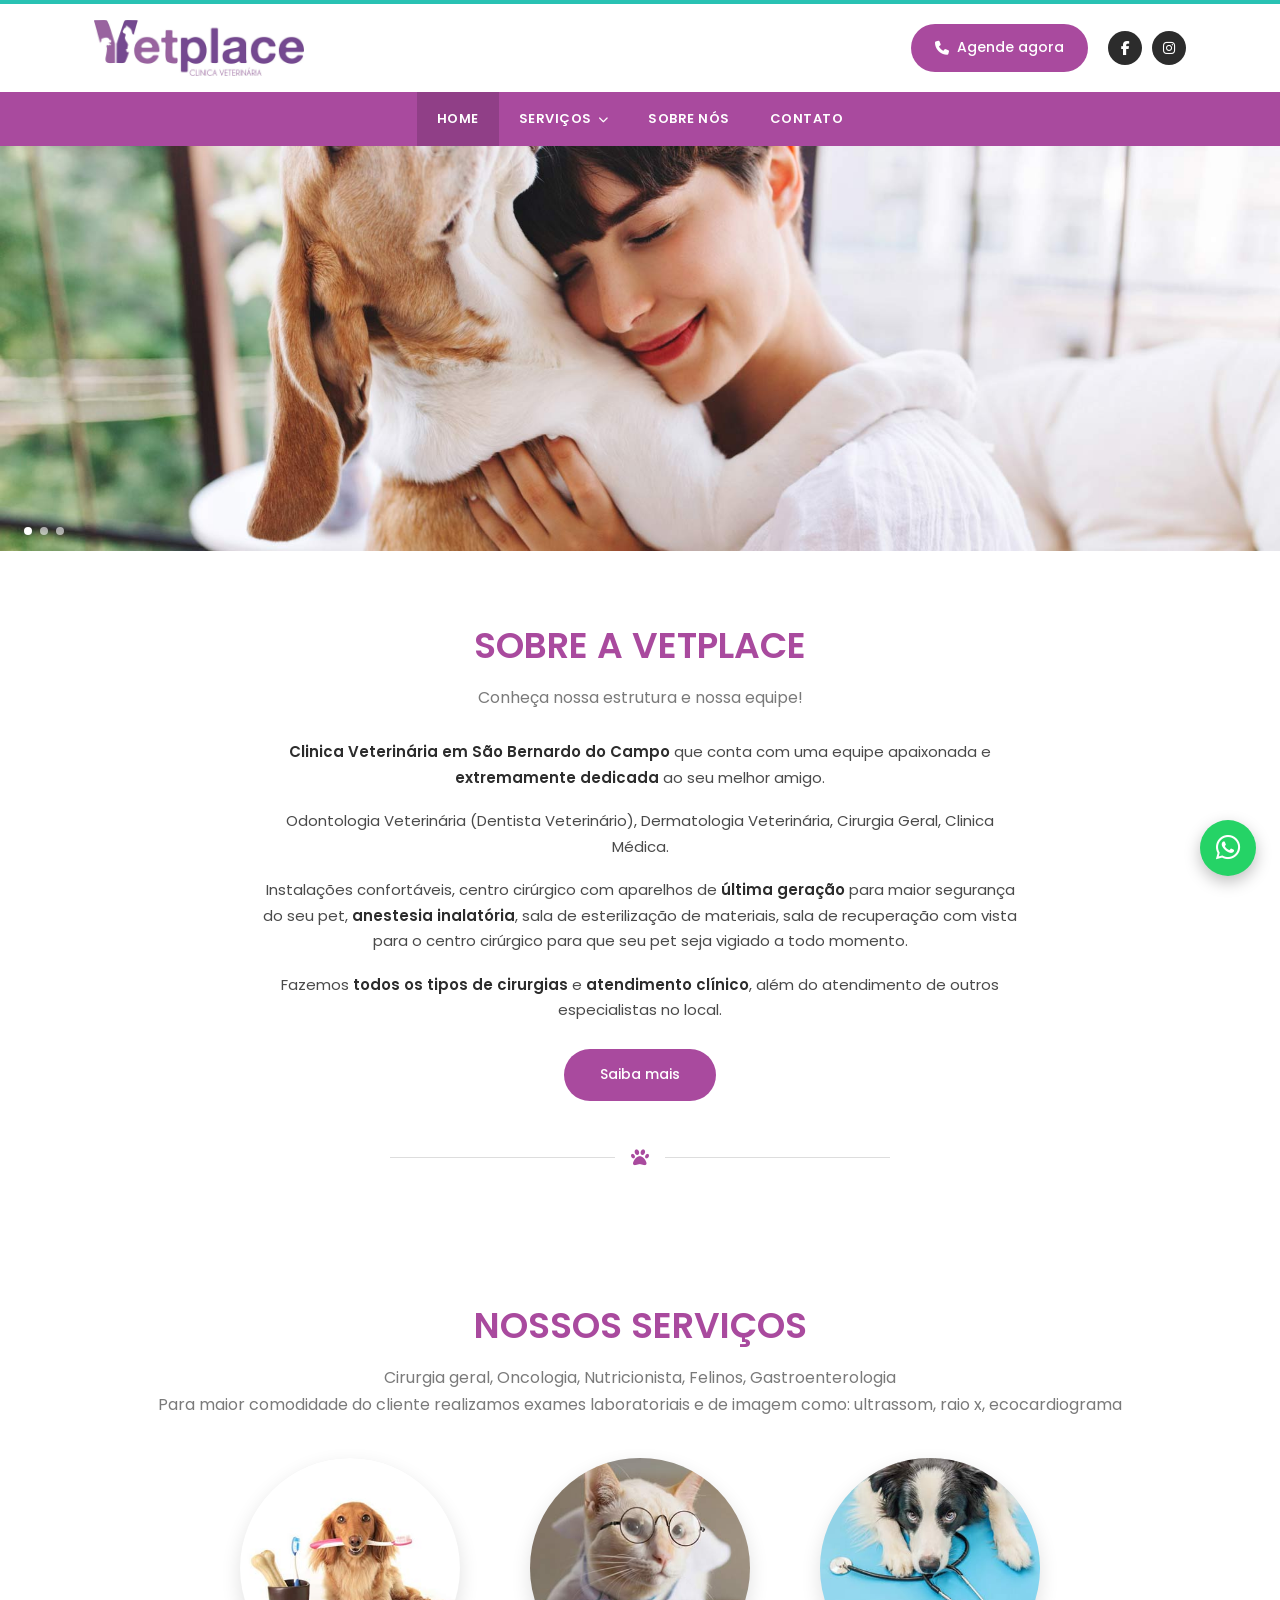
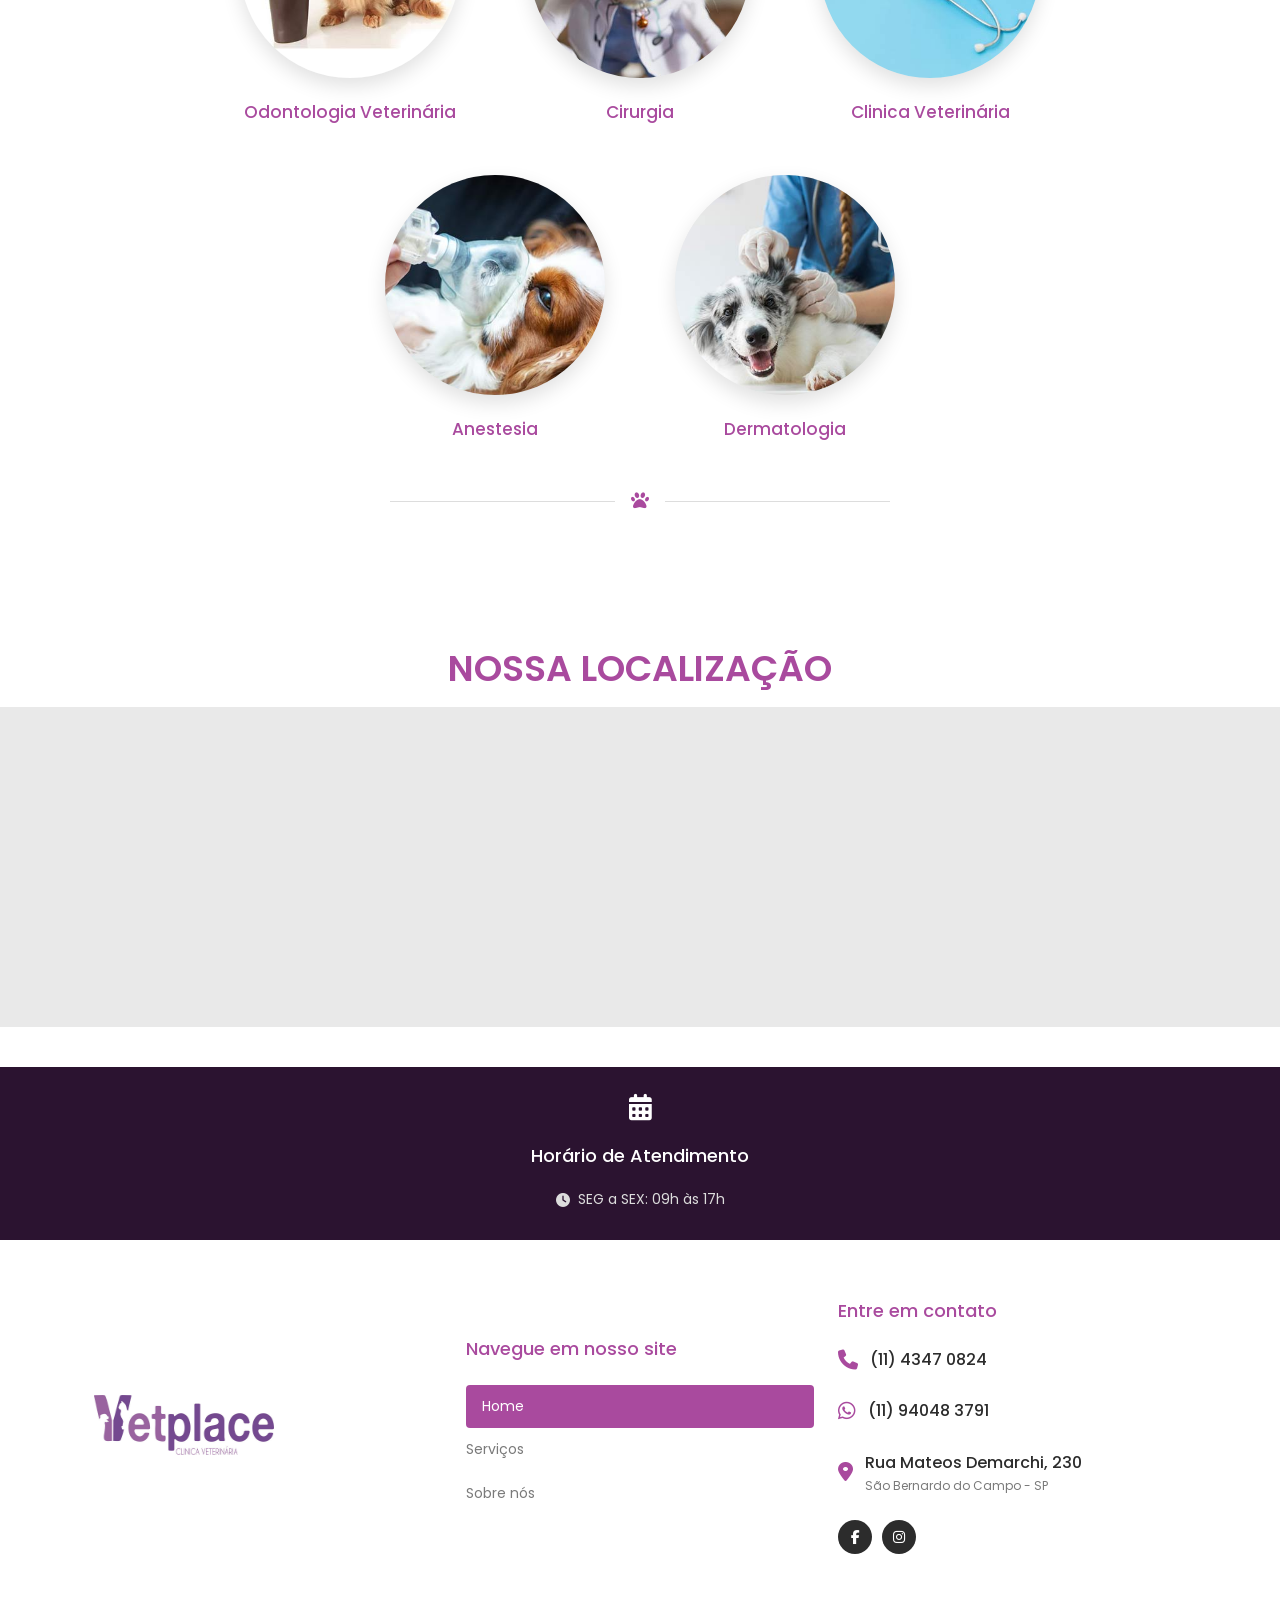
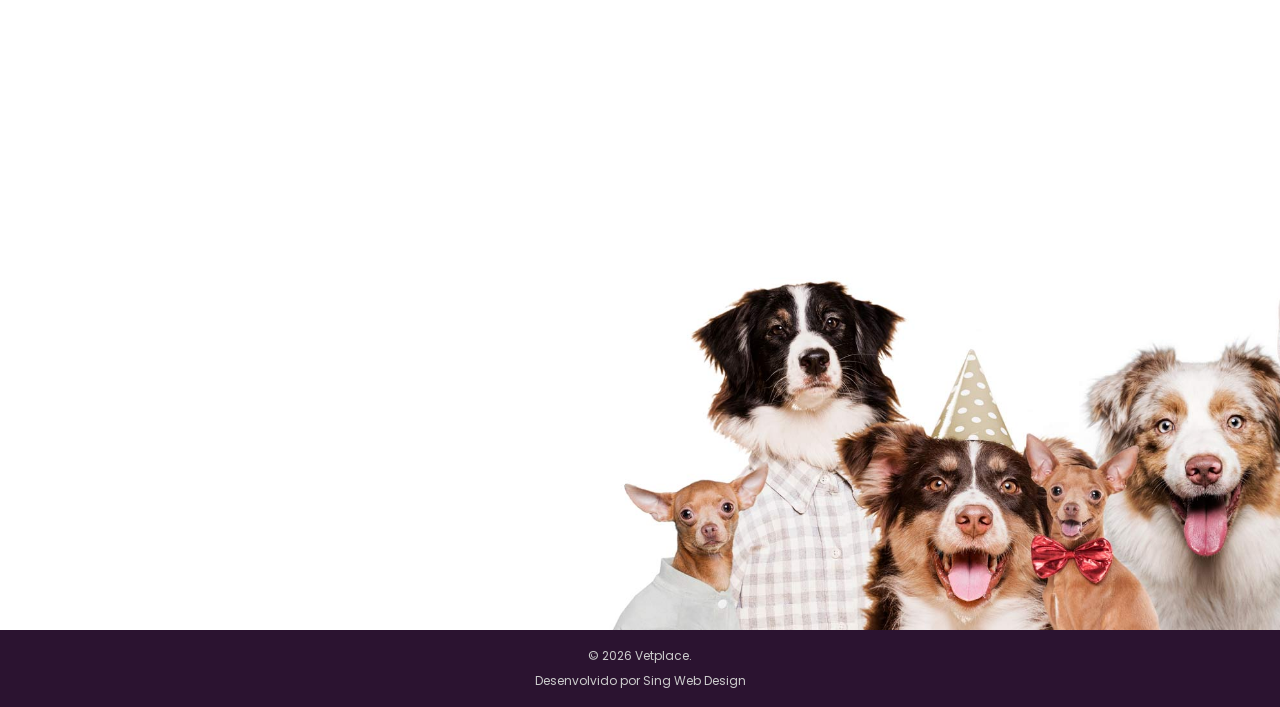
<file: index.html>
<!DOCTYPE html>
<html lang="pt-BR">
<head>
<meta charset="UTF-8">
<meta name="viewport" content="width=device-width, initial-scale=1.0">
<title>Home - Vetplace</title>
<meta name="description" content="Clinica Veterinária em São Bernardo do Campo. Dentista Veterinário, Dermatologia Veterinária, Cirurgia Veterinária, Anestesia. Instalações confortáveis, centro cirúrgico com aparelhos de última geração para maior segurança do seu pet, anestesia inalatória, sala de esterilização de materiais, sala de recuperação com vista para o centro cirúrgico para que seu pet seja vigiado a todo momento.">
<meta property="og:type" content="website">
<meta property="og:site_name" content="Vetplace">
<meta property="og:title" content="Home - Vetplace">
<meta property="og:description" content="Clinica Veterinária em São Bernardo do Campo. Dentista Veterinário, Dermatologia Veterinária, Cirurgia Veterinária, Anestesia. Instalações confortáveis, centro cirúrgico com aparelhos de última geração para maior segurança do seu pet, anestesia inalatória, sala de esterilização de materiais, sala de recuperação com vista para o centro cirúrgico para que seu pet seja vigiado a todo momento.">
<meta property="og:image" content="https://vetplacesbc.com.br/images/logo_2024.jpg">
<meta property="og:url" content="https://vetplacesbc.com.br/">
<link rel="canonical" href="https://vetplacesbc.com.br/">
<meta name="twitter:card" content="summary_large_image">
<meta name="twitter:title" content="Home - Vetplace">
<meta name="twitter:description" content="Clinica Veterinária em São Bernardo do Campo. Dentista Veterinário, Dermatologia Veterinária, Cirurgia Veterinária, Anestesia. Instalações confortáveis, centro cirúrgico com aparelhos de última geração para maior segurança do seu pet, anestesia inalatória, sala de esterilização de materiais, sala de recuperação com vista para o centro cirúrgico para que seu pet seja vigiado a todo momento.">
<meta name="twitter:image" content="https://vetplacesbc.com.br/images/logo_2024.jpg">
<link rel="preconnect" href="https://fonts.googleapis.com">
<link href="https://fonts.googleapis.com/css2?family=Poppins:wght@400;500;600;700&display=swap" rel="stylesheet">
<link rel="stylesheet" href="https://cdnjs.cloudflare.com/ajax/libs/font-awesome/6.5.1/css/all.min.css">
<link rel="icon" type="image/jpeg" href="images/icon.jpg">
<link rel="stylesheet" href="css/style.css">
</head>
<body>

<div class="top-bar"></div>

<!-- HEADER -->
<header class="site-header">
  <div class="container">
    <a href="index.html" class="logo-placeholder">
      <img src="images/logo_2024-1.jpg" alt="Vetplace SBC Clinica Veterinária , Hospital Veterinário , Pet Shop, Veterinária em São Bernardo" onerror="this.style.display='none'; this.nextElementSibling.style.display='block'">
      <span class="logo-text" style="display:none">Vetplace<span>CLÍNICA VETERINÁRIA</span></span>
    </a>
    <div class="header-actions">
      <a href="tel:01143470824" class="btn-cta"><i class="fa-solid fa-phone"></i> Agende agora</a>
      <div class="social-icons">
        <a href="https://www.facebook.com/vetplacesbc" target="_blank" aria-label="Facebook"><i class="fa-brands fa-facebook-f"></i></a>
        <a href="https://www.instagram.com/vetplacesbc" target="_blank" aria-label="Instagram"><i class="fa-brands fa-instagram"></i></a>
      </div>
      <button class="menu-toggle" id="menuToggle" aria-label="Abrir menu"><i class="fa-solid fa-bars"></i></button>
    </div>
  </div>
</header>

<!-- NAV DESKTOP -->
<nav class="main-nav">
  <div class="container">
    <ul>
      <li class="active"><a href="index.html">Home</a></li>
      <li class="has-dropdown">
        <a href="servicos.html">Serviços <i class="fa-solid fa-chevron-down" style="font-size:10px"></i></a>
        <ul class="dropdown-menu">
          <li><a href="servicos.html#odontologia">Odontologia Veterinária</a></li>
          <li><a href="servicos.html#cirurgia">Cirurgia</a></li>
          <li><a href="servicos.html#clinica">Clínica Veterinária</a></li>
          <li><a href="servicos.html#anestesia">Anestesia</a></li>
          <li><a href="servicos.html#dermatologia">Dermatologia</a></li>
        </ul>
      </li>
      <li><a href="sobre.html">Sobre nós</a></li>
      <li><a href="#contato">Contato</a></li>
    </ul>
  </div>
</nav>

<!-- NAV MOBILE (overlay) -->
<div class="mobile-nav-overlay" id="mobileNav">
  <div class="mobile-nav-close">
    <button id="mobileNavClose" aria-label="Fechar menu"><i class="fa-solid fa-xmark"></i></button>
  </div>
  <a href="index.html" class="current-page">Home</a>
  <button class="mobile-nav-toggle-item" id="mobileServicosToggle">Serviços <i class="fa-solid fa-chevron-down"></i></button>
  <div class="mobile-submenu" id="mobileServicosSubmenu">
    <a href="servicos.html#odontologia">Odontologia Veterinária</a>
    <a href="servicos.html#cirurgia">Cirurgia</a>
    <a href="servicos.html#clinica">Clínica Veterinária</a>
    <a href="servicos.html#anestesia">Anestesia</a>
    <a href="servicos.html#dermatologia">Dermatologia</a>
  </div>
  <a href="sobre.html">Sobre nós</a>
  <a href="#contato">Contato</a>
</div>

<!-- HERO -->
<section class="hero" id="hero">
  <div class="hero-track" id="heroTrack">
    <img src="images/home_banner_1.jpg" alt="Vetplace SBC Clinica Veterinária , Hospital Veterinário , Pet Shop, Veterinária em São Bernardo" onerror="this.style.background='#ddd'">
    <img src="images/home_banner_2.jpg" alt="Vetplace SBC Clinica Veterinária , Hospital Veterinário , Pet Shop, Veterinária em São Bernardo" onerror="this.style.background='#ddd'">
    <img src="images/home_banner_3.jpg" alt="Vetplace SBC Clinica Veterinária , Hospital Veterinário , Pet Shop, Veterinária em São Bernardo" onerror="this.style.background='#ddd'">
  </div>
  <div class="hero-dots">
    <span class="active"></span><span></span><span></span>
  </div>
</section>

<!-- SOBRE -->
<section class="section" id="sobre">
  <div class="container">
    <h2 class="section-title">Sobre a Vetplace</h2>
    <p class="section-subtitle">Conheça nossa estrutura e nossa equipe!</p>
    <div class="about-text">
      <p><strong>Clinica Veterinária em São Bernardo do Campo</strong> que conta com uma equipe apaixonada e <strong>extremamente dedicada</strong> ao seu melhor amigo.</p>
      <p>Odontologia Veterinária (Dentista Veterinário), Dermatologia Veterinária, Cirurgia Geral, Clinica Médica.</p>
      <p>Instalações confortáveis, centro cirúrgico com aparelhos de <strong>última geração</strong> para maior segurança do seu pet, <strong>anestesia inalatória</strong>, sala de esterilização de materiais, sala de recuperação com vista para o centro cirúrgico para que seu pet seja vigiado a todo momento.</p>
      <p>Fazemos <strong>todos os tipos de cirurgias</strong> e <strong>atendimento clínico</strong>, além do atendimento de outros especialistas no local.</p>
    </div>
    <a href="sobre.html" class="btn-pill">Saiba mais</a>
    <div class="divider"><i class="fa-solid fa-paw"></i></div>
  </div>
</section>

<!-- SERVICOS -->
<section class="section" id="servicos-home">
  <div class="container">
    <h2 class="section-title">Nossos Serviços</h2>
    <p class="section-subtitle">Cirurgia geral, Oncologia, Nutricionista, Felinos, Gastroenterologia<br>
    Para maior comodidade do cliente realizamos exames laboratoriais e de imagem como: ultrassom, raio x, ecocardiograma</p>

    <div class="services-grid">
      <div class="service-item">
        <a href="servicos.html#odontologia" class="service-circle">
          <img src="images/servico_dentista_veterinario.jpg" alt="Vetplace SBC Clinica Veterinária , Hospital Veterinário , Pet Shop, Veterinária em São Bernardo" onerror="this.parentElement.innerHTML='<div class=service-placeholder>Odontologia<br>(foto)</div>'">
        </a>
        <h3>Odontologia Veterinária</h3>
      </div>
      <div class="service-item">
        <a href="servicos.html#cirurgia" class="service-circle">
          <img src="images/servico_cirurgia.jpg" alt="Vetplace SBC Clinica Veterinária , Hospital Veterinário , Pet Shop, Veterinária em São Bernardo" onerror="this.parentElement.innerHTML='<div class=service-placeholder>Cirurgia<br>(foto)</div>'">
        </a>
        <h3>Cirurgia</h3>
      </div>
      <div class="service-item">
        <a href="servicos.html#clinica" class="service-circle">
          <img src="images/servico_clinica.jpg" alt="Vetplace SBC Clinica Veterinária , Hospital Veterinário , Pet Shop, Veterinária em São Bernardo" onerror="this.parentElement.innerHTML='<div class=service-placeholder>Clínica<br>(foto)</div>'">
        </a>
        <h3>Clinica Veterinária</h3>
      </div>
      <div class="service-item">
        <a href="servicos.html#anestesia" class="service-circle">
          <img src="images/servico_anestesia.jpg" alt="Vetplace SBC Clinica Veterinária , Hospital Veterinário , Pet Shop, Veterinária em São Bernardo" onerror="this.parentElement.innerHTML='<div class=service-placeholder>Anestesia<br>(foto)</div>'">
        </a>
        <h3>Anestesia</h3>
      </div>
      <div class="service-item">
        <a href="servicos.html#dermatologia" class="service-circle">
          <img src="images/servico_dermato.jpg" alt="Vetplace SBC Clinica Veterinária , Hospital Veterinário , Pet Shop, Veterinária em São Bernardo" onerror="this.parentElement.innerHTML='<div class=service-placeholder>Dermatologia<br>(foto)</div>'">
        </a>
        <h3>Dermatologia</h3>
      </div>
    </div>
    <div class="divider"><i class="fa-solid fa-paw"></i></div>
  </div>
</section>

<!-- LOCALIZACAO -->
<section class="section map-section">
  <div class="container">
    <h2 class="section-title">Nossa Localização</h2>
  </div>
  <div class="map-wrap">
    <iframe src="https://maps.google.com/maps?q=Rua%20Mateos%20Demarchi%2C%20230&t=m&z=15&output=embed&iwloc=near" loading="lazy" title="Mapa Vetplace SBC"></iframe>
  </div>
</section>

<!-- HORARIO -->
<div class="schedule-bar">
  <div class="container">
    <i class="fa-solid fa-calendar-alt"></i>
    <h4>Horário de Atendimento</h4>
    <div class="hours"><i class="fa-solid fa-clock"></i> SEG a SEX: 09h às 17h</div>
  </div>
</div>

<!-- FOOTER -->
<footer class="site-footer" id="contato">
  <div class="footer-top">
    <div class="container">
      <div class="footer-columns">
        <div class="footer-col footer-col-logo">
          <img src="images/logo_2024.jpg" alt="Vetplace SBC Clinica Veterinária , Hospital Veterinário , Pet Shop, Veterinária em São Bernardo" style="max-width:180px" onerror="this.style.display='none'">
        </div>
        <div class="footer-col">
          <h4>Navegue em nosso site</h4>
          <ul class="footer-nav">
            <li class="active"><a href="index.html">Home</a></li>
            <li><a href="servicos.html">Serviços</a></li>
            <li><a href="sobre.html">Sobre nós</a></li>
          </ul>
        </div>
        <div class="footer-col">
          <h4>Entre em contato</h4>
          <div class="footer-contact-item">
            <a href="tel:01143470824" class="contact-link">
              <i class="fa-solid fa-phone"></i>
              <span class="main-line">(11) 4347 0824</span>
            </a>
          </div>
          <div class="footer-contact-item">
            <a href="https://api.whatsapp.com/send?phone=5511940483791&text=Ol%C3%A1%2C%20estou%20no%20site%20e%20gostaria%20de%20mais%20informa%C3%A7%C3%B5es." target="_blank" class="contact-link">
              <i class="fa-brands fa-whatsapp"></i>
              <span class="main-line">(11) 94048 3791</span>
            </a>
          </div>
          <div class="footer-contact-item">
            <a href="https://www.google.com/maps/dir//Rua+Mateos+Demarchi,+230" target="_blank" class="contact-link">
              <i class="fa-solid fa-location-dot"></i>
              <div>
                <span class="main-line">Rua Mateos Demarchi, 230</span>
                <div class="sub-line">São Bernardo do Campo - SP</div>
              </div>
            </a>
          </div>
          <div class="footer-social">
            <a href="https://www.facebook.com/vetplacesbc" target="_blank" aria-label="Facebook"><i class="fa-brands fa-facebook-f"></i></a>
            <a href="https://www.instagram.com/vetplacesbc" target="_blank" aria-label="Instagram"><i class="fa-brands fa-instagram"></i></a>
          </div>
        </div>
      </div>
    </div>
  </div>

  <div class="footer-bg-photo" style="background-image:url('images/footer_dogs.jpg')"></div>

  <div class="footer-bottom">
    <div class="container">
      <span>© 2026 Vetplace.</span>
      <span>Desenvolvido por <a href="https://www.singwebdesign.com.br" target="_blank">Sing Web Design</a></span>
    </div>
  </div>
</footer>

<a href="https://api.whatsapp.com/send?phone=5511940483791&text=Ol%C3%A1%2C%20estou%20no%20site%20e%20gostaria%20de%20mais%20informa%C3%A7%C3%B5es." target="_blank" class="whatsapp-float" aria-label="WhatsApp">
  <i class="fa-brands fa-whatsapp"></i>
</a>

<script src="js/main.js"></script>
</body>
</html>
</file>
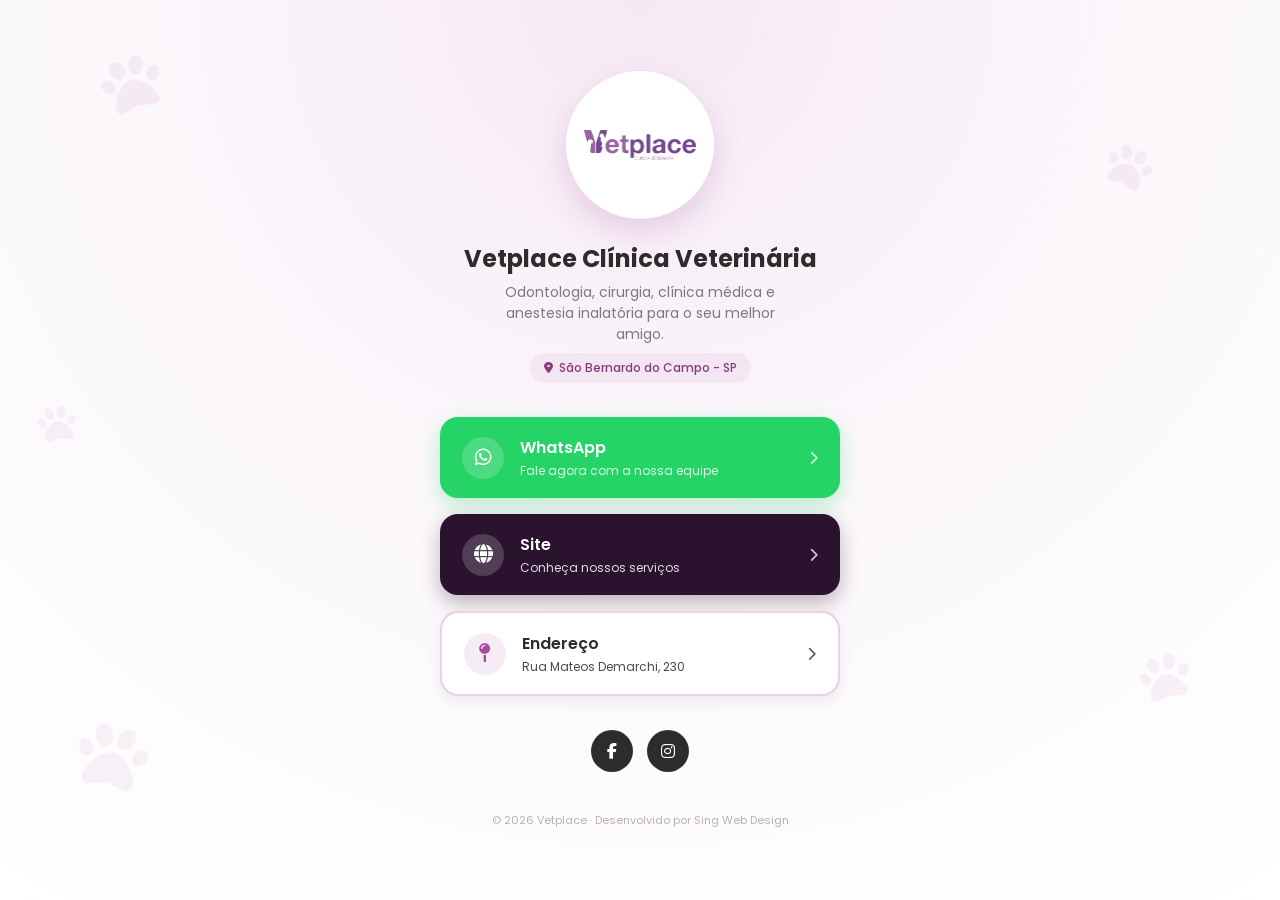
<file: links-vetplace.html>
<!DOCTYPE html>
<html lang="pt-BR">
<head>
<meta charset="UTF-8">
<meta name="viewport" content="width=device-width, initial-scale=1.0, viewport-fit=cover">
<title>Links Vetplace | Vetplace SBC</title>
<meta name="robots" content="noindex, nofollow">
<meta name="description" content="Clinica Veterinária em São Bernardo do Campo. Dentista Veterinário, Dermatologia Veterinária, Cirurgia Veterinária, Anestesia. Instalações confortáveis, centro cirúrgico com aparelhos de última geração para maior segurança do seu pet, anestesia inalatória, sala de esterilização de materiais, sala de recuperação com vista para o centro cirúrgico para que seu pet seja vigiado a todo momento.">
<meta property="og:type" content="website">
<meta property="og:site_name" content="Vetplace SBC">
<meta property="og:title" content="Links Vetplace | Vetplace SBC">
<meta property="og:image" content="https://vetplacesbc.com.br/images/logo_2024-1.jpg">
<meta property="og:url" content="https://vetplacesbc.com.br/links-vetplace/">
<meta name="twitter:card" content="summary_large_image">
<link rel="icon" type="image/jpeg" href="images/icon.jpg">
<link rel="preconnect" href="https://fonts.googleapis.com">
<link href="https://fonts.googleapis.com/css2?family=Poppins:wght@400;500;600;700;800&display=swap" rel="stylesheet">
<link rel="stylesheet" href="https://cdnjs.cloudflare.com/ajax/libs/font-awesome/6.5.1/css/all.min.css">
<style>
  :root {
    --purple: #A94A9E;
    --purple-dark: #8A3B80;
    --purple-darker: #2B1330;
    --teal: #29C2B3;
    --whatsapp: #25D366;
    --white: #FFFFFF;
    --text-light: #7A7A7A;
  }

  * { margin: 0; padding: 0; box-sizing: border-box; }

  body {
    font-family: 'Poppins', sans-serif;
    min-height: 100vh;
    background: radial-gradient(circle at 50% 0%, #F6E9F4 0%, #FBF7FB 45%, #FFFFFF 100%);
    display: flex;
    align-items: center;
    justify-content: center;
    padding: 48px 20px;
    position: relative;
    overflow-x: hidden;
  }

  /* Scattered decorative paw prints, echoing the site's divider motif */
  .paw {
    position: fixed;
    color: var(--purple);
    opacity: 0.07;
    font-size: 46px;
    pointer-events: none;
    z-index: 0;
  }
  .paw-1 { top: 6%;  left: 8%;  transform: rotate(-18deg); font-size: 60px; }
  .paw-2 { top: 16%; right: 10%; transform: rotate(22deg); }
  .paw-3 { bottom: 12%; left: 6%; transform: rotate(12deg); font-size: 70px; }
  .paw-4 { bottom: 22%; right: 7%; transform: rotate(-15deg); font-size: 50px; }
  .paw-5 { top: 45%; left: 3%; transform: rotate(-8deg); font-size: 38px; }

  .card {
    position: relative;
    z-index: 1;
    width: 100%;
    max-width: 400px;
    display: flex;
    flex-direction: column;
    align-items: center;
    text-align: center;
  }

  .avatar {
    width: 128px;
    height: 128px;
    border-radius: 50%;
    background: var(--white);
    box-shadow: 0 12px 30px rgba(169, 74, 158, 0.22);
    display: flex;
    align-items: center;
    justify-content: center;
    padding: 18px;
    margin-bottom: 22px;
  }

  .avatar img {
    max-width: 100%;
    max-height: 100%;
    object-fit: contain;
  }

  h1 {
    font-size: 22px;
    font-weight: 700;
    color: #2c2c2c;
    margin-bottom: 6px;
  }

  .subtitle {
    font-size: 14px;
    color: var(--text-light);
    margin-bottom: 8px;
    max-width: 300px;
    line-height: 1.5;
  }

  .location-tag {
    display: inline-flex;
    align-items: center;
    gap: 6px;
    font-size: 12px;
    font-weight: 500;
    color: var(--purple-dark);
    background: rgba(169, 74, 158, 0.08);
    padding: 6px 14px;
    border-radius: 999px;
    margin-bottom: 34px;
  }

  .links {
    width: 100%;
    display: flex;
    flex-direction: column;
    gap: 16px;
  }

  .link-btn {
    display: flex;
    align-items: center;
    gap: 16px;
    width: 100%;
    padding: 18px 22px;
    border-radius: 18px;
    text-decoration: none;
    font-size: 16px;
    font-weight: 600;
    color: var(--white);
    background: var(--purple);
    box-shadow: 0 8px 20px rgba(169, 74, 158, 0.28);
    transition: transform 0.2s ease, box-shadow 0.2s ease, background 0.2s ease;
    position: relative;
    overflow: hidden;
  }

  .link-btn:hover {
    transform: translateY(-3px);
    box-shadow: 0 14px 28px rgba(169, 74, 158, 0.36);
  }

  .link-btn:active { transform: translateY(-1px); }

  .link-icon {
    width: 42px;
    height: 42px;
    border-radius: 50%;
    background: rgba(255,255,255,0.18);
    display: flex;
    align-items: center;
    justify-content: center;
    font-size: 19px;
    flex-shrink: 0;
  }

  .link-label {
    flex: 1;
    text-align: left;
  }

  .link-sub {
    display: block;
    font-size: 12px;
    font-weight: 400;
    opacity: 0.85;
    margin-top: 2px;
  }

  .link-arrow {
    font-size: 14px;
    opacity: 0.75;
    transition: transform 0.2s ease;
  }

  .link-btn:hover .link-arrow { transform: translateX(3px); }

  .link-btn.whatsapp { background: var(--whatsapp); box-shadow: 0 8px 20px rgba(37, 211, 102, 0.3); }
  .link-btn.whatsapp:hover { box-shadow: 0 14px 28px rgba(37, 211, 102, 0.4); }

  .link-btn.site { background: var(--purple-darker); box-shadow: 0 8px 20px rgba(43, 19, 48, 0.3); }
  .link-btn.site:hover { box-shadow: 0 14px 28px rgba(43, 19, 48, 0.38); }

  .link-btn.address { background: var(--white); color: #2c2c2c; border: 2px solid rgba(169, 74, 158, 0.25); box-shadow: 0 6px 16px rgba(0,0,0,0.06); }
  .link-btn.address .link-icon { background: rgba(169, 74, 158, 0.1); color: var(--purple); }
  .link-btn.address:hover { box-shadow: 0 12px 24px rgba(0,0,0,0.1); border-color: var(--purple); }

  .socials {
    display: flex;
    gap: 14px;
    margin-top: 34px;
  }

  .socials a {
    width: 42px;
    height: 42px;
    border-radius: 50%;
    background: #2c2c2c;
    color: var(--white);
    display: flex;
    align-items: center;
    justify-content: center;
    font-size: 16px;
    text-decoration: none;
    transition: background 0.2s ease, transform 0.2s ease;
  }

  .socials a:hover { background: var(--purple); transform: translateY(-2px); }

  footer {
    margin-top: 40px;
    font-size: 11px;
    color: #b9b0b8;
  }

  footer a { color: #b9b0b8; }

  @media (min-width: 480px) {
    .avatar { width: 148px; height: 148px; }
    h1 { font-size: 24px; }
  }
</style>
</head>
<body>

<i class="fa-solid fa-paw paw paw-1"></i>
<i class="fa-solid fa-paw paw paw-2"></i>
<i class="fa-solid fa-paw paw paw-3"></i>
<i class="fa-solid fa-paw paw paw-4"></i>
<i class="fa-solid fa-paw paw paw-5"></i>

<div class="card">
  <div class="avatar">
    <img src="images/logo_2024-1.jpg" alt="Vetplace SBC Clinica Veterinária , Hospital Veterinário , Pet Shop, Veterinária em São Bernardo" onerror="this.style.display='none'">
  </div>

  <h1>Vetplace Clínica Veterinária</h1>
  <p class="subtitle">Odontologia, cirurgia, clínica médica e anestesia inalatória para o seu melhor amigo.</p>
  <span class="location-tag"><i class="fa-solid fa-location-dot"></i> São Bernardo do Campo - SP</span>

  <div class="links">
    <a href="https://api.whatsapp.com/send?phone=5511940483791&text=Oi%2C%20venho%20do%20instagram%20e%20gostaria%20de%20informa%C3%A7%C3%B5es." target="_blank" class="link-btn whatsapp">
      <span class="link-icon"><i class="fa-brands fa-whatsapp"></i></span>
      <span class="link-label">WhatsApp<span class="link-sub">Fale agora com a nossa equipe</span></span>
      <i class="fa-solid fa-chevron-right link-arrow"></i>
    </a>

    <a href="index.html" class="link-btn site">
      <span class="link-icon"><i class="fa-solid fa-globe"></i></span>
      <span class="link-label">Site<span class="link-sub">Conheça nossos serviços</span></span>
      <i class="fa-solid fa-chevron-right link-arrow"></i>
    </a>

    <a href="https://www.google.com/maps/dir//Rua+Mateos+Demarchi,+230+-+Jardim+das+Quatro+Marias,+S%C3%A3o+Bernardo+do+Campo+-+SP,+09820-270/@-23.73959,-46.5578206,17z/data=!4m8!4m7!1m0!1m5!1m1!1s0x94ce41080eb44f3d:0x7736d1ba7f7f657d!2m2!1d-46.5556319!2d-23.7395949" target="_blank" class="link-btn address">
      <span class="link-icon"><i class="fa-solid fa-map-pin"></i></span>
      <span class="link-label">Endereço<span class="link-sub">Rua Mateos Demarchi, 230</span></span>
      <i class="fa-solid fa-chevron-right link-arrow"></i>
    </a>
  </div>

  <div class="socials">
    <a href="https://www.facebook.com/vetplacesbc" target="_blank" aria-label="Facebook"><i class="fa-brands fa-facebook-f"></i></a>
    <a href="https://www.instagram.com/vetplacesbc" target="_blank" aria-label="Instagram"><i class="fa-brands fa-instagram"></i></a>
  </div>

  <footer>© 2026 Vetplace &middot; Desenvolvido por Sing Web Design</footer>
</div>

</body>
</html>
</file>
<file: css/style.css>
/* ============================================
   VETPLACE SBC — Clone visual
   Tokens: roxo #A94A9E | roxo escuro #2B1330 | teal #29C2B3
   ============================================ */

:root {
  --purple: #A94A9E;
  --purple-light: #BD5CB7;
  --purple-dark: #8A3B80;
  --purple-darker: #2B1330;
  --teal: #29C2B3;
  --orange: #F2A73B;
  --whatsapp: #25D366;
  --text-dark: #4A4A4A;
  --text-light: #7A7A7A;
  --white: #FFFFFF;
  --bg-light: #FAFAFA;
  --radius-pill: 999px;
  --font-heading: 'Poppins', sans-serif;
  --font-body: 'Poppins', sans-serif;
  --container-width: 1140px;
}

* { margin: 0; padding: 0; box-sizing: border-box; }

body {
  font-family: var(--font-body);
  color: var(--text-dark);
  line-height: 1.7;
  overflow-x: hidden;
}

img { max-width: 100%; display: block; }

a { text-decoration: none; color: inherit; }

ul { list-style: none; }

.container {
  max-width: var(--container-width);
  margin: 0 auto;
  padding: 0 24px;
}

/* ---------- Top accent bar ---------- */
.top-bar {
  height: 4px;
  background: var(--teal);
  width: 100%;
}

/* ---------- Header ---------- */
.site-header {
  background: var(--white);
  padding: 16px 0;
}

.site-header .container {
  display: flex;
  align-items: center;
  justify-content: space-between;
  gap: 16px;
}

.logo-placeholder {
  display: flex;
  align-items: center;
  gap: 10px;
}

.logo-placeholder img {
  height: 56px;
  width: auto;
}

.logo-text {
  font-family: var(--font-heading);
  font-weight: 700;
  font-size: 28px;
  color: var(--purple);
  line-height: 1;
}

.logo-text span {
  display: block;
  font-size: 10px;
  font-weight: 500;
  letter-spacing: 1px;
  color: var(--text-light);
  margin-top: 2px;
}

.header-actions {
  display: flex;
  align-items: center;
  gap: 20px;
}

.btn-cta {
  background: var(--purple);
  color: var(--white);
  padding: 12px 24px;
  border-radius: var(--radius-pill);
  font-size: 14px;
  font-weight: 500;
  display: inline-flex;
  align-items: center;
  gap: 8px;
  white-space: nowrap;
  transition: background 0.25s ease;
}

.btn-cta:hover { background: var(--purple-dark); }

.social-icons {
  display: none;
  gap: 10px;
}

.social-icons a {
  width: 34px;
  height: 34px;
  border-radius: 50%;
  background: #2c2c2c;
  color: var(--white);
  display: flex;
  align-items: center;
  justify-content: center;
  font-size: 14px;
  transition: background 0.25s ease;
}

.social-icons a:hover { background: var(--purple); }

.menu-toggle {
  background: none;
  border: none;
  font-size: 24px;
  color: var(--purple);
  cursor: pointer;
  padding: 4px;
}

/* ---------- Navigation ---------- */
.main-nav {
  background: var(--purple);
  display: none;
}

.main-nav ul {
  display: flex;
  justify-content: center;
}

.main-nav > .container > ul > li {
  position: relative;
}

.main-nav a {
  display: flex;
  align-items: center;
  gap: 6px;
  color: var(--white);
  font-size: 13px;
  font-weight: 600;
  letter-spacing: 0.5px;
  text-transform: uppercase;
  padding: 16px 20px;
  transition: background 0.2s ease;
}

.main-nav > .container > ul > li > a:hover,
.main-nav > .container > ul > li.active > a {
  background: rgba(0,0,0,0.15);
}

.dropdown-menu {
  display: none;
  position: absolute;
  top: 100%;
  left: 0;
  background: var(--purple-light);
  min-width: 240px;
  box-shadow: 0 12px 24px rgba(0,0,0,0.18);
  z-index: 20;
}

.has-dropdown .dropdown-menu {
  display: none;
}

.dropdown-menu a {
  color: var(--white);
  text-transform: none;
  font-weight: 500;
  padding: 13px 20px;
  font-size: 14px;
}

.dropdown-menu a:hover {
  background: rgba(0,0,0,0.12);
}

/* Mobile nav — full-screen overlay */
.mobile-nav-overlay {
  display: none;
  position: fixed;
  inset: 0;
  background: var(--purple-dark);
  z-index: 300;
  overflow-y: auto;
}

.mobile-nav-overlay.open { display: block; }

.mobile-nav-close {
  text-align: center;
  padding: 20px 0 8px;
}

.mobile-nav-close button {
  background: none;
  border: none;
  color: var(--white);
  font-size: 22px;
  cursor: pointer;
}

.mobile-nav-overlay a,
.mobile-nav-toggle-item {
  display: flex;
  align-items: center;
  justify-content: center;
  gap: 8px;
  width: 100%;
  text-align: center;
  padding: 16px;
  color: var(--white);
  font-weight: 600;
  text-transform: uppercase;
  font-size: 14px;
  letter-spacing: 0.5px;
  border-bottom: 1px solid rgba(255,255,255,0.12);
  background: none;
  border-left: none;
  border-right: none;
  border-top: none;
  cursor: pointer;
}

.mobile-nav-overlay a.current-page {
  background: var(--purple-light);
}

.mobile-submenu {
  display: none;
  background: rgba(0,0,0,0.15);
}

.mobile-submenu.open { display: block; }

.mobile-submenu a {
  text-transform: none;
  font-weight: 500;
  font-size: 14px;
  padding: 14px;
}

.mobile-nav-toggle-item i {
  transition: transform 0.2s ease;
  font-size: 12px;
}

.mobile-nav-toggle-item.open i { transform: rotate(180deg); }

/* ---------- Hero (sliding carousel) ---------- */
.hero {
  position: relative;
  width: 100%;
  height: 45vh;
  overflow: hidden;
  background: #ddd;
}

.hero-track {
  display: flex;
  width: 100%;
  height: 100%;
  transition: transform 0.8s ease;
}

.hero-track img {
  width: 100%;
  height: 100%;
  object-fit: cover;
  flex: 0 0 100%;
}

/* Static single-image hero (used on Sobre nós page, no carousel) */
.hero > img {
  width: 100%;
  height: 100%;
  object-fit: cover;
  display: block;
}

.hero-dots {
  position: absolute;
  bottom: 16px;
  left: 24px;
  display: flex;
  gap: 8px;
  z-index: 5;
}

.hero-dots span {
  width: 8px;
  height: 8px;
  border-radius: 50%;
  background: rgba(255,255,255,0.6);
  cursor: pointer;
}

.hero-dots span.active { background: var(--white); }

/* ---------- Section: About ---------- */
.section {
  padding: 64px 0;
  text-align: center;
}

.section-title {
  font-family: var(--font-heading);
  font-size: 30px;
  font-weight: 600;
  color: var(--purple);
  text-transform: uppercase;
  margin-bottom: 8px;
}

.section-subtitle {
  font-size: 16px;
  color: var(--text-light);
  margin-bottom: 28px;
}

.about-text {
  max-width: 760px;
  margin: 0 auto;
  font-size: 15px;
  color: var(--text-dark);
}

.about-text p { margin-bottom: 18px; }

.about-text strong { color: #2c2c2c; font-weight: 600; }

.btn-pill {
  display: inline-block;
  margin-top: 8px;
  background: var(--purple);
  color: var(--white);
  padding: 14px 36px;
  border-radius: var(--radius-pill);
  font-size: 14px;
  font-weight: 500;
  transition: background 0.25s ease;
}

.btn-pill:hover { background: var(--purple-dark); }

.divider {
  display: flex;
  align-items: center;
  justify-content: center;
  gap: 16px;
  margin: 48px auto 0;
  max-width: 500px;
}

.divider::before,
.divider::after {
  content: '';
  flex: 1;
  height: 1px;
  background: #ddd;
}

.divider i {
  color: var(--purple);
  font-size: 18px;
}

/* ---------- Section: Services ---------- */
.services-grid {
  display: flex;
  flex-wrap: wrap;
  justify-content: center;
  gap: 24px 14px;
  margin-top: 40px;
}

.service-item {
  width: 96px;
  text-align: center;
}

.service-circle {
  width: 96px;
  height: 96px;
  border-radius: 50%;
  overflow: hidden;
  margin: 0 auto 12px;
  box-shadow: 0 8px 20px rgba(0,0,0,0.12);
  background: #eee;
  display: flex;
  align-items: center;
  justify-content: center;
}

.service-circle img {
  width: 100%;
  height: 100%;
  object-fit: cover;
}

.service-placeholder {
  font-size: 11px;
  color: #999;
  padding: 8px;
  text-align: center;
}

.service-item h3 {
  font-family: var(--font-heading);
  font-size: 13px;
  font-weight: 500;
  color: var(--purple);
}

/* ---------- Hero banner (Serviços page) ---------- */
.hero-banner {
  position: relative;
  background: var(--orange);
  height: 45vh;
  overflow: hidden;
  display: flex;
  align-items: center;
}

.hero-banner-img {
  position: absolute;
  inset: 0;
  width: 100%;
  height: 100%;
  object-fit: cover;
  z-index: 1;
}

.hero-banner::before {
  content: '';
  position: absolute;
  inset: 0;
  background: linear-gradient(90deg, var(--orange) 0%, var(--orange) 40%, rgba(242,167,59,0.35) 65%, rgba(242,167,59,0) 100%);
  z-index: 2;
}

.hero-banner-text {
  position: relative;
  z-index: 3;
  color: var(--white);
  font-size: 20px;
  font-weight: 600;
  line-height: 1.4;
  max-width: 55%;
  padding-left: 24px;
}

/* ---------- Service detail sections ---------- */
.service-detail {
  padding: 48px 0;
  text-align: center;
  border-bottom: 1px solid #f0f0f0;
}

.service-detail h2 {
  font-family: var(--font-heading);
  color: var(--purple);
  text-transform: uppercase;
  font-size: 20px;
  font-weight: 600;
}

.service-detail .service-sub {
  font-size: 12px;
  text-transform: uppercase;
  color: var(--text-light);
  letter-spacing: 0.5px;
  margin-top: 4px;
}

.mini-divider {
  display: flex;
  align-items: center;
  justify-content: center;
  gap: 10px;
  margin: 14px auto 24px;
  max-width: 200px;
}

.mini-divider::before,
.mini-divider::after {
  content: '';
  flex: 1;
  height: 1px;
  background: #ddd;
}

.mini-divider i { color: var(--purple); font-size: 13px; }

.gallery-row {
  display: flex;
  gap: 10px;
  overflow-x: auto;
  margin-bottom: 24px;
  padding-bottom: 4px;
  scrollbar-width: thin;
}

.gallery-row img {
  width: 190px;
  height: 145px;
  object-fit: cover;
  border-radius: 4px;
  flex-shrink: 0;
  background: #eee;
  cursor: pointer;
  transition: transform 0.2s ease;
}

.gallery-row img:hover { transform: scale(1.03); }

.service-detail p {
  max-width: 820px;
  margin: 0 auto 14px;
  text-align: left;
  font-size: 14px;
  color: var(--text-dark);
}

/* ---------- Nossa Estrutura gallery ---------- */
.estrutura-gallery {
  display: flex;
  gap: 10px;
  overflow-x: auto;
  margin-top: 32px;
  padding-bottom: 4px;
}

.estrutura-gallery img {
  width: 140px;
  height: 105px;
  object-fit: cover;
  border-radius: 4px;
  flex-shrink: 0;
  background: #eee;
  cursor: pointer;
  transition: transform 0.2s ease;
}

.estrutura-gallery img:hover { transform: scale(1.03); }

/* ---------- Lightbox ---------- */
.lightbox-modal {
  display: none;
  position: fixed;
  inset: 0;
  background: rgba(0,0,0,0.9);
  z-index: 500;
  align-items: center;
  justify-content: center;
}

.lightbox-modal.open { display: flex; }

.lightbox-image {
  max-width: 88vw;
  max-height: 80vh;
  object-fit: contain;
  border-radius: 4px;
}

.lightbox-close,
.lightbox-prev,
.lightbox-next {
  position: absolute;
  background: rgba(255,255,255,0.12);
  border: none;
  color: var(--white);
  width: 44px;
  height: 44px;
  border-radius: 50%;
  font-size: 18px;
  display: flex;
  align-items: center;
  justify-content: center;
  cursor: pointer;
  transition: background 0.2s ease;
}

.lightbox-close:hover,
.lightbox-prev:hover,
.lightbox-next:hover { background: rgba(255,255,255,0.25); }

.lightbox-close { top: 20px; right: 20px; }
.lightbox-prev { left: 16px; top: 50%; transform: translateY(-50%); }
.lightbox-next { right: 16px; top: 50%; transform: translateY(-50%); }

@media (max-width: 600px) {
  .lightbox-prev, .lightbox-next { width: 38px; height: 38px; font-size: 15px; }
}

/* ---------- Team grid ---------- */
.team-lead {
  text-align: center;
  margin: 40px auto 0;
}

.team-lead .photo-circle {
  width: 200px;
  height: 200px;
  border-radius: 50%;
  overflow: hidden;
  margin: 0 auto 16px;
  box-shadow: 0 8px 20px rgba(0,0,0,0.14);
  background: #eee;
}

.team-lead .photo-circle img { width: 100%; height: 100%; object-fit: cover; }

.team-lead h3 {
  font-family: var(--font-heading);
  color: var(--purple);
  font-size: 19px;
  font-weight: 600;
}

.team-lead p { color: var(--text-light); font-size: 13px; margin-top: 4px; }

.team-grid {
  display: grid;
  grid-template-columns: repeat(2, 1fr);
  gap: 32px 20px;
  max-width: 900px;
  margin: 40px auto 0;
}

.team-member { text-align: center; }

.team-member .photo-circle {
  width: 150px;
  height: 150px;
  border-radius: 50%;
  overflow: hidden;
  margin: 0 auto 12px;
  box-shadow: 0 6px 14px rgba(0,0,0,0.1);
  background: #eee;
}

.team-member .photo-circle img { width: 100%; height: 100%; object-fit: cover; }

.team-member h4 {
  font-family: var(--font-heading);
  color: var(--purple);
  font-size: 14px;
  font-weight: 600;
}

.team-member p { color: var(--text-light); font-size: 12px; margin-top: 2px; }

/* ---------- Section: Map ---------- */
.map-section { padding-bottom: 0; }

.map-wrap {
  width: 100%;
  height: 320px;
  background: #e9e9e9;
}

.map-wrap iframe {
  width: 100%;
  height: 100%;
  border: 0;
}

/* ---------- Schedule bar ---------- */
.schedule-bar {
  background: var(--purple-darker);
  color: var(--white);
  padding: 28px 0;
  margin-top: 40px;
}

.schedule-bar .container {
  display: flex;
  flex-direction: column;
  align-items: center;
  gap: 16px;
  text-align: center;
}

.schedule-bar i.fa-calendar-alt {
  font-size: 26px;
  margin-bottom: 4px;
}

.schedule-bar h4 {
  font-family: var(--font-heading);
  font-weight: 500;
  font-size: 18px;
}

.schedule-bar .hours {
  display: flex;
  align-items: center;
  gap: 8px;
  font-size: 14px;
  color: #ddd;
}

/* ---------- Footer ---------- */
.site-footer {
  background: var(--white);
  position: relative;
  overflow: hidden;
}

.footer-top {
  padding: 56px 0 20px;
  position: relative;
  z-index: 2;
}

.footer-col-logo {
  text-align: center;
}

.footer-col-logo img { margin: 0 auto; height: 60px; }

.footer-columns {
  display: flex;
  flex-direction: column;
  gap: 40px;
  text-align: left;
}

.footer-col h4 {
  font-family: var(--font-heading);
  color: var(--purple);
  font-size: 21px;
  font-weight: 500;
  margin-bottom: 20px;
}

.footer-nav a {
  display: block;
  padding: 10px 0;
  color: var(--text-light);
  font-size: 14px;
}

.footer-nav li.active a {
  background: var(--purple);
  color: var(--white);
  border-radius: 4px;
  padding: 10px 16px;
}

.footer-contact-item {
  margin-bottom: 24px;
  display: flex;
  align-items: center;
  justify-content: flex-start;
}

.contact-link {
  display: flex;
  align-items: center;
  gap: 18px;
  color: inherit;
  text-decoration: none;
}

.footer-contact-item i {
  color: var(--purple);
  font-size: 28px;
  flex-shrink: 0;
}

.footer-contact-item div { font-size: 14px; }
.footer-contact-item .main-line { font-size: 18px; font-weight: 500; color: #2c2c2c; }
.footer-contact-item .sub-line { color: var(--text-light); font-size: 14px; }

.footer-social {
  display: flex;
  justify-content: center;
  gap: 10px;
  margin-top: 8px;
}

.footer-social a {
  width: 34px;
  height: 34px;
  border-radius: 50%;
  background: #2c2c2c;
  color: var(--white);
  display: flex;
  align-items: center;
  justify-content: center;
  font-size: 14px;
}

.footer-bg-photo {
  width: 100%;
  height: 600px;
  margin-top: 32px;
  background-color: transparent;
  background-attachment: scroll;
  background-repeat: no-repeat;
  background-position: bottom right;
  background-size: auto;
  position: relative;
  z-index: 1;
}

.footer-bottom {
  background: var(--purple-darker);
  color: #ccc;
  font-size: 12px;
  padding: 16px 0;
  text-align: center;
  position: relative;
  z-index: 2;
}

.footer-bottom .container {
  display: flex;
  flex-direction: column;
  gap: 4px;
}

.footer-bottom a { color: #ccc; }

/* ---------- WhatsApp floating button ---------- */
.whatsapp-float {
  position: fixed;
  bottom: 24px;
  right: 24px;
  width: 56px;
  height: 56px;
  border-radius: 50%;
  background: var(--whatsapp);
  color: var(--white);
  display: flex;
  align-items: center;
  justify-content: center;
  font-size: 28px;
  box-shadow: 0 6px 16px rgba(0,0,0,0.25);
  z-index: 100;
}

/* ============================================
   Desktop breakpoint
   ============================================ */
@media (min-width: 768px) {
  .menu-toggle { display: none; }
  .mobile-nav { display: none !important; }
  .main-nav { display: block; }
  .social-icons { display: flex; }

  .section-title { font-size: 36px; }

  .footer-columns {
    flex-direction: row;
    align-items: center;
    justify-content: space-between;
    text-align: left;
    max-width: 1092px;
    margin: 0 auto;
    gap: 24px;
  }

  .footer-col-logo {
    flex: 0 0 200px;
    text-align: left;
  }

  .footer-col-logo img { margin: 0; }

  .footer-col { flex: 1; }
  .footer-nav a, .footer-contact-item { justify-content: flex-start; }
  .footer-social { justify-content: flex-start; }

  .footer-col h4 { font-size: 18px; }

  .footer-contact-item {
    justify-content: flex-start;
  }

  .contact-link { gap: 12px; }

  .footer-contact-item i { font-size: 20px; }
  .footer-contact-item .main-line { font-size: 16px; }
  .footer-contact-item .sub-line { font-size: 12px; }

  .footer-bg-photo {
    margin-top: 56px;
    background-position: bottom center;
    background-size: cover;
  }

  .services-grid {
    gap: 48px 40px;
  }

  .service-item {
    width: 250px;
  }

  .service-circle {
    width: 220px;
    height: 220px;
    margin: 0 auto 20px;
  }

  .service-item h3 {
    font-size: 17px;
  }

  .hero-banner-text { font-size: 28px; max-width: 45%; padding-left: 60px; }

  .gallery-row, .estrutura-gallery {
    flex-wrap: wrap;
    overflow-x: visible;
    justify-content: center;
  }

  .gallery-row img { width: 240px; height: 185px; }
  .estrutura-gallery img { width: 160px; height: 120px; }

  .team-grid { grid-template-columns: repeat(4, 1fr); }
}

/* ============================================
   Wide desktop breakpoint (1340px+)
   ============================================ */
@media (min-width: 1340px) {
  .hero,
  .hero-banner {
    height: 65vh;
  }
}
</file>
